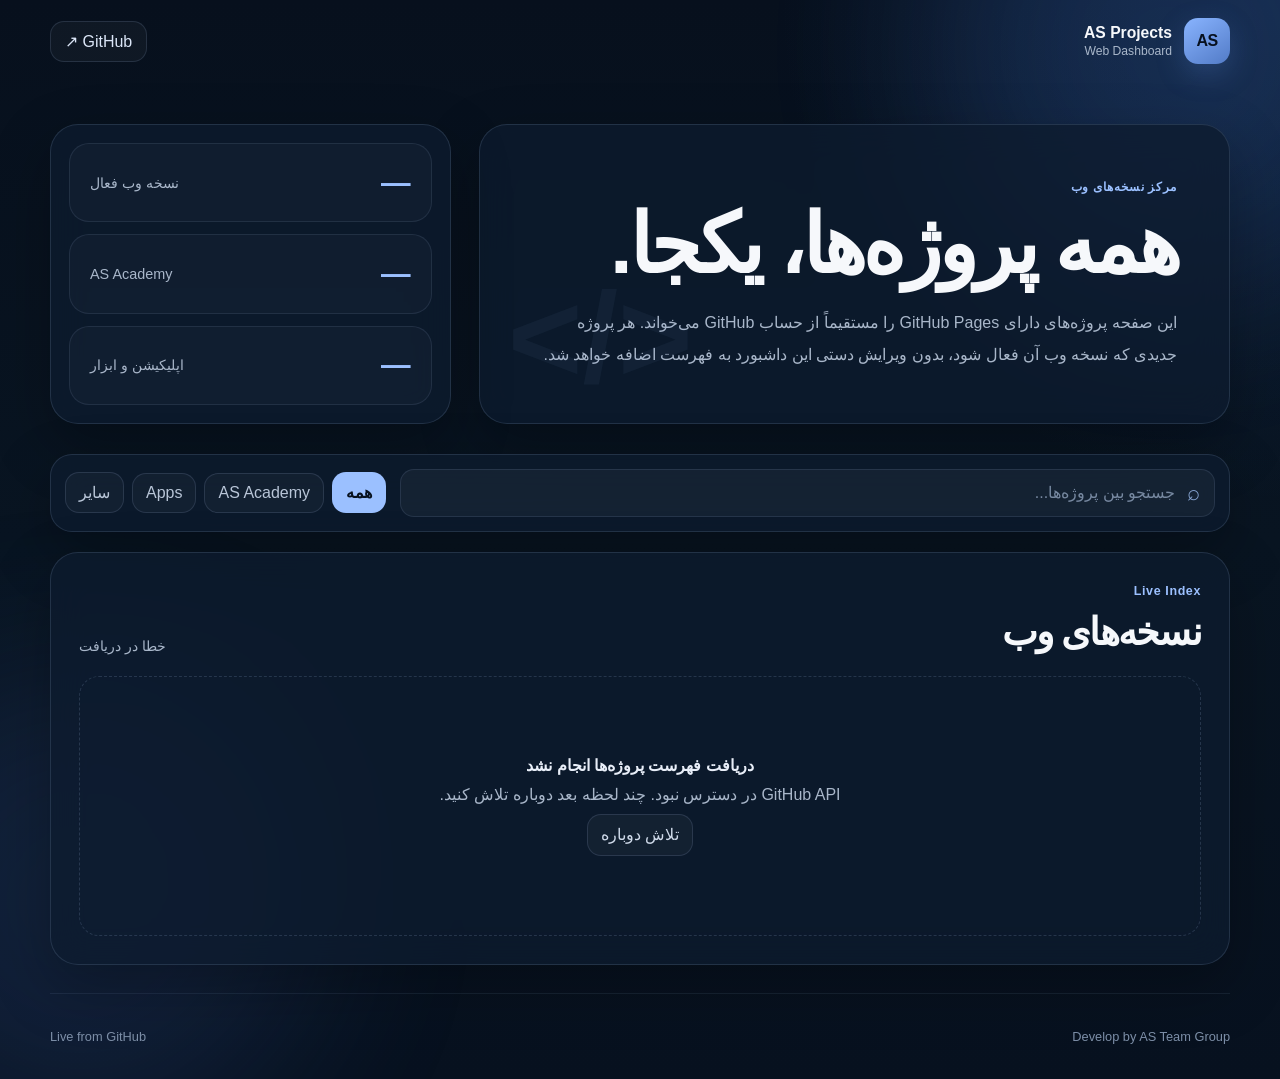
<file: index.html>
<!doctype html>
<html lang="fa" dir="rtl">
<head>
  <meta charset="utf-8">
  <meta name="viewport" content="width=device-width, initial-scale=1, viewport-fit=cover">
  <meta name="theme-color" content="#0b1020">
  <meta name="description" content="داشبورد مرکزی نسخه‌های وب پروژه‌های waxew روی GitHub Pages">
  <title>AS Projects | Web Dashboard</title>
  <link rel="manifest" href="./manifest.json">
  <link rel="stylesheet" href="./styles.css">
</head>
<body>
  <div class="ambient ambient-one" aria-hidden="true"></div>
  <div class="ambient ambient-two" aria-hidden="true"></div>

  <header class="site-header">
    <a class="brand" href="./" aria-label="AS Projects">
      <span class="brand-mark">AS</span>
      <span class="brand-copy">
        <strong>AS Projects</strong>
        <small>Web Dashboard</small>
      </span>
    </a>
    <a class="github-link" href="https://github.com/waxew" target="_blank" rel="noopener noreferrer">
      GitHub
      <span aria-hidden="true">↗</span>
    </a>
  </header>

  <main class="page-shell">
    <section class="hero" aria-labelledby="page-title">
      <div class="hero-copy">
        <span class="eyebrow">مرکز نسخه‌های وب</span>
        <h1 id="page-title">همه پروژه‌ها، یکجا.</h1>
        <p>
          این صفحه پروژه‌های دارای GitHub Pages را مستقیماً از حساب GitHub می‌خواند.
          هر پروژه جدیدی که نسخه وب آن فعال شود، بدون ویرایش دستی این داشبورد به فهرست اضافه خواهد شد.
        </p>
      </div>

      <div class="stats" aria-label="آمار پروژه‌ها">
        <article class="stat-card">
          <span id="onlineCount" class="stat-value">—</span>
          <span class="stat-label">نسخه وب فعال</span>
        </article>
        <article class="stat-card">
          <span id="academyCount" class="stat-value">—</span>
          <span class="stat-label">AS Academy</span>
        </article>
        <article class="stat-card">
          <span id="appCount" class="stat-value">—</span>
          <span class="stat-label">اپلیکیشن و ابزار</span>
        </article>
      </div>
    </section>

    <section class="toolbar" aria-label="جستجو و دسته‌بندی">
      <label class="search-box" for="searchInput">
        <span aria-hidden="true">⌕</span>
        <input id="searchInput" type="search" autocomplete="off" placeholder="جستجو بین پروژه‌ها...">
      </label>

      <div class="filters" role="group" aria-label="فیلتر پروژه‌ها">
        <button class="filter-chip is-active" type="button" data-filter="all">همه</button>
        <button class="filter-chip" type="button" data-filter="academy">AS Academy</button>
        <button class="filter-chip" type="button" data-filter="apps">Apps</button>
        <button class="filter-chip" type="button" data-filter="other">سایر</button>
      </div>
    </section>

    <section class="content-section" aria-live="polite">
      <div class="section-heading">
        <div>
          <span class="eyebrow">Live Index</span>
          <h2>نسخه‌های وب</h2>
        </div>
        <span id="resultCount" class="result-count">در حال دریافت…</span>
      </div>

      <div id="loadingState" class="state-panel">
        <div class="loader" aria-hidden="true"></div>
        <strong>در حال همگام‌سازی با GitHub</strong>
        <span>فهرست پروژه‌های دارای GitHub Pages دریافت می‌شود.</span>
      </div>

      <div id="errorState" class="state-panel is-hidden">
        <strong>دریافت فهرست پروژه‌ها انجام نشد</strong>
        <span id="errorMessage">اتصال به GitHub را بررسی کنید.</span>
        <button id="retryButton" class="secondary-button" type="button">تلاش دوباره</button>
      </div>

      <div id="emptyState" class="state-panel is-hidden">
        <strong>پروژه‌ای پیدا نشد</strong>
        <span>عبارت جستجو یا فیلتر انتخاب‌شده را تغییر دهید.</span>
      </div>

      <div id="projectGrid" class="project-grid is-hidden"></div>
    </section>
  </main>

  <footer class="site-footer">
    <span>Develop by AS Team Group</span>
    <span id="lastUpdated">Live from GitHub</span>
  </footer>

  <template id="projectCardTemplate">
    <article class="project-card">
      <div class="card-topline">
        <span class="category-badge"></span>
        <span class="status-badge"><i></i> Web Active</span>
      </div>
      <div class="project-icon" aria-hidden="true"></div>
      <div class="project-copy">
        <h3 class="project-title"></h3>
        <p class="project-description"></p>
      </div>
      <div class="project-meta">
        <span class="updated-at"></span>
      </div>
      <div class="project-actions">
        <a class="primary-button web-link" target="_blank" rel="noopener noreferrer">مشاهده نسخه وب <span aria-hidden="true">↗</span></a>
        <a class="secondary-button repo-link" target="_blank" rel="noopener noreferrer">GitHub</a>
      </div>
    </article>
  </template>

  <script src="./app.js" defer></script>
</body>
</html>
</file>
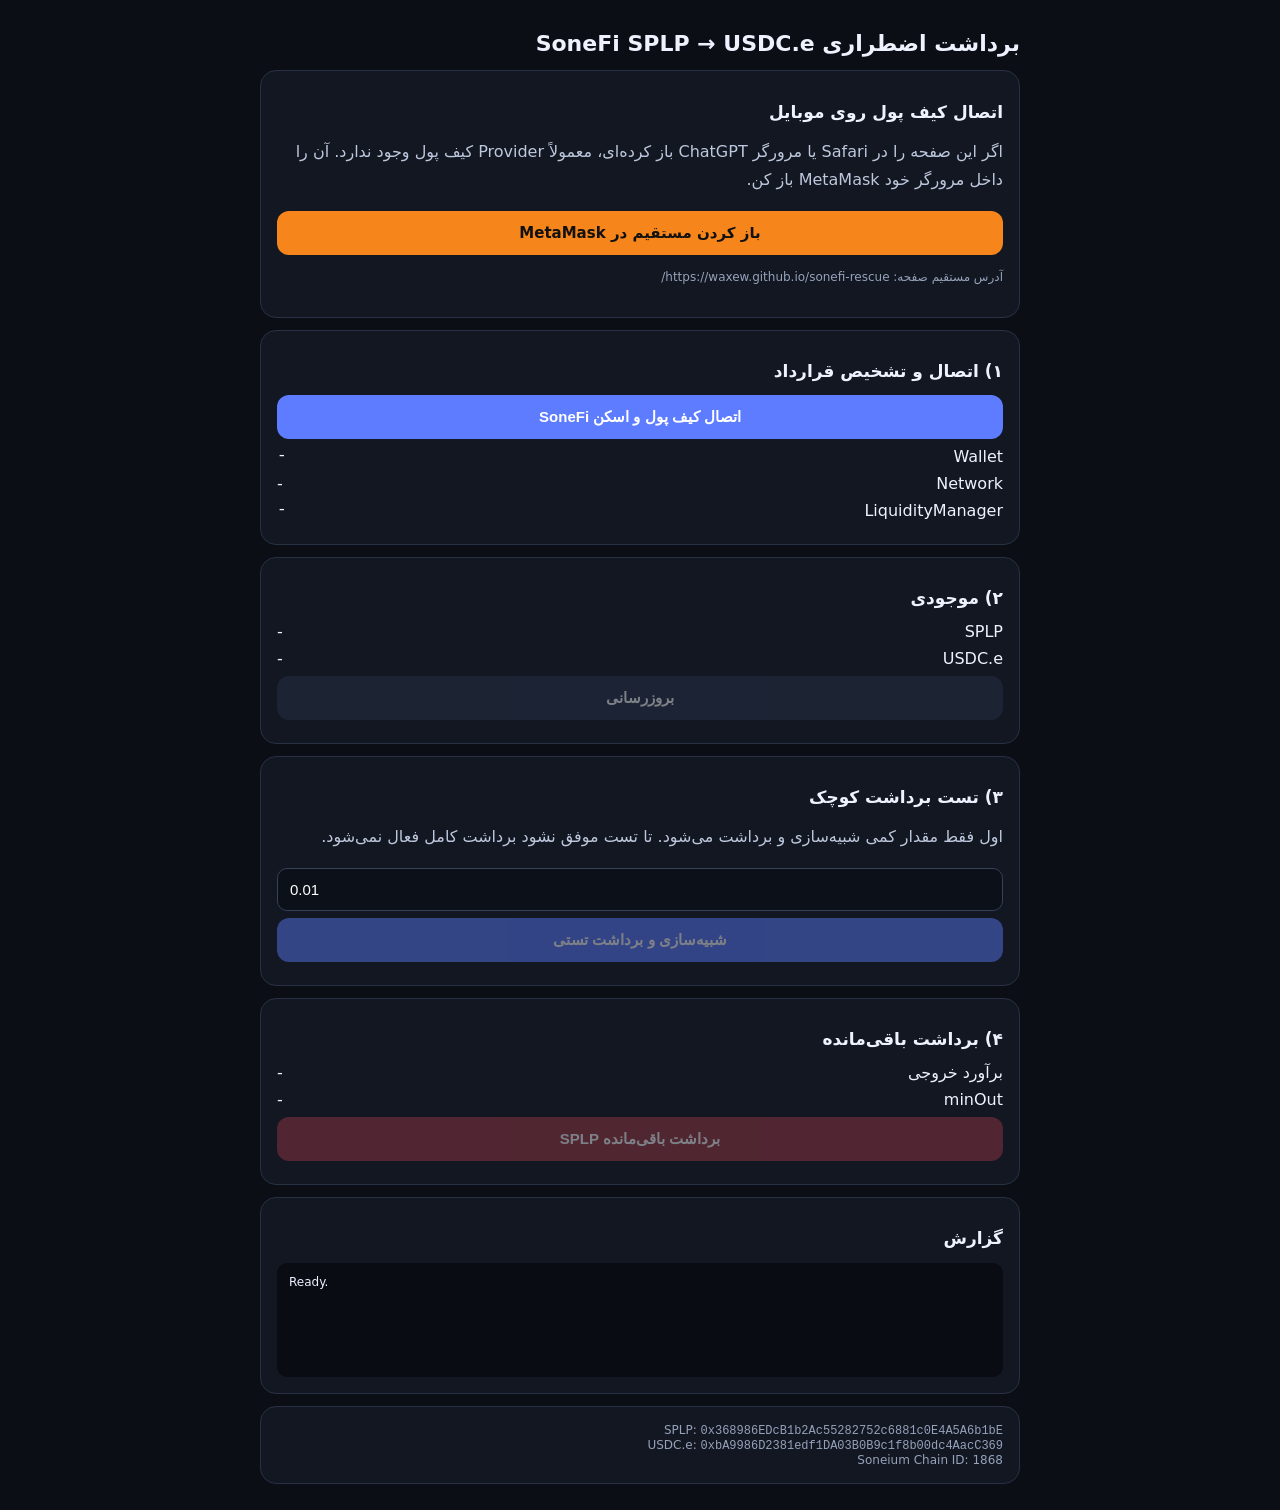
<file: sonefi-rescue/index.html>
<!doctype html>
<html lang="fa" dir="rtl">
<head>
<meta charset="utf-8"><meta name="viewport" content="width=device-width,initial-scale=1,viewport-fit=cover">
<title>SoneFi SPLP Rescue</title>
<style>
:root{font-family:system-ui,-apple-system,"Segoe UI",Tahoma,sans-serif;color-scheme:dark}body{margin:0;background:#0b0e14;color:#eef2ff}.wrap{max-width:760px;margin:auto;padding:16px}.card{background:#121722;border:1px solid #283044;border-radius:16px;padding:16px;margin:12px 0}h1{font-size:22px}h2{font-size:17px}p{line-height:1.8;color:#bec8dd}.row{display:flex;justify-content:space-between;gap:10px;margin:8px 0}.mono{font-family:ui-monospace,monospace;direction:ltr;text-align:left;word-break:break-all}.ok{color:#78e6a0}.bad{color:#ff8f8f}.warn{color:#ffd479}.small{font-size:12px;color:#95a2ba}button,a.wallet{box-sizing:border-box;width:100%;display:block;border:0;border-radius:12px;padding:13px 14px;font-weight:700;font-size:15px;margin:7px 0;background:#5d7cff;color:#fff;text-align:center;text-decoration:none}a.wallet{background:#f6851b;color:#111}button.danger{background:#9d3945}button.secondary{background:#28334a}button:disabled{opacity:.45}input{width:100%;box-sizing:border-box;background:#0b1019;border:1px solid #35405a;color:#fff;border-radius:10px;padding:12px;font-size:15px;direction:ltr}.log{white-space:pre-wrap;background:#090c12;border-radius:10px;padding:12px;min-height:90px;font-size:12px;direction:ltr;text-align:left;overflow:auto;max-height:300px}
</style></head><body><div class="wrap">
<h1>برداشت اضطراری SoneFi SPLP → USDC.e</h1>
<div class="card" id="mobileHelp"><h2>اتصال کیف پول روی موبایل</h2><p>اگر این صفحه را در Safari یا مرورگر ChatGPT باز کرده‌ای، معمولاً Provider کیف پول وجود ندارد. آن را داخل مرورگر خود MetaMask باز کن.</p><a class="wallet" href="https://metamask.app.link/dapp/waxew.github.io/sonefi-rescue/">باز کردن مستقیم در MetaMask</a><p class="small">آدرس مستقیم صفحه: https://waxew.github.io/sonefi-rescue/</p></div>
<div class="card"><h2>۱) اتصال و تشخیص قرارداد</h2><button id="connect">اتصال کیف پول و اسکن SoneFi</button><div class="row"><span>Wallet</span><span id="wallet" class="mono">-</span></div><div class="row"><span>Network</span><span id="network">-</span></div><div class="row"><span>LiquidityManager</span><span id="manager" class="mono">-</span></div></div>
<div class="card"><h2>۲) موجودی</h2><div class="row"><span>SPLP</span><span id="splpBal">-</span></div><div class="row"><span>USDC.e</span><span id="usdcBal">-</span></div><button id="refresh" class="secondary" disabled>بروزرسانی</button></div>
<div class="card"><h2>۳) تست برداشت کوچک</h2><p>اول فقط مقدار کمی شبیه‌سازی و برداشت می‌شود. تا تست موفق نشود برداشت کامل فعال نمی‌شود.</p><input id="testAmount" value="0.01"><button id="testBtn" disabled>شبیه‌سازی و برداشت تستی</button><div id="testResult"></div></div>
<div class="card"><h2>۴) برداشت باقی‌مانده</h2><div class="row"><span>برآورد خروجی</span><span id="expected">-</span></div><div class="row"><span>minOut</span><span id="minOutShow">-</span></div><button id="allBtn" class="danger" disabled>برداشت باقی‌مانده SPLP</button></div>
<div class="card"><h2>گزارش</h2><div id="log" class="log">Ready.</div></div>
<div class="card small">SPLP: <span class="mono">0x368986EDcB1b2Ac55282752c6881c0E4A5A6b1bE</span><br>USDC.e: <span class="mono">0xbA9986D2381edf1DA03B0B9c1f8b00dc4AacC369</span><br>Soneium Chain ID: 1868</div>
</div><script>
'use strict';
const SPLP='0x368986EDcB1b2Ac55282752c6881c0E4A5A6b1bE',USDC='0xbA9986D2381edf1DA03B0B9c1f8b00dc4AacC369',CHAIN_HEX='0x74c',REMOVE_SEL='2388dac1',ADD_SEL='91c98a2a';
const CANDIDATES=['0x4e26b776B5bE25F2A8454e9Bd2C1D5146e15aBCA','0x5ED8Ec213361d2418151320b52a0c8FB06B9625A','0xd8adD3010766f0fff45b838efAfA1ADAF126d2D0','0xfD17439ACD9A870bD8dce12eE79D276dba217E08','0x7155a68969147f8f25c5Fa77d118f4f915ebB368','0x6c638234f0323CD7A50138044cA469a614e0DfB5','0x82d2d0aAE77967d42ACf4F30B53e2de0055338De','0xeCef53F5024Dc8A0cCf0766C6775081e27448425','0x384FbEa21A74752B61362ebbaFef2360D50ac80D','0x972b7cC6b1d9F2445e7dB39e8cA0b2C8509701E6','0x8885bAB4C8EF84499D36F84415B297A0e7f3a9A7','0x2966CBd943dD1e838a217c40fff37CA589Fd55d9','0xF906E8c324Ea4129DFF715723D4010eBAB34d6d0','0xc2df27eB950f92A4F0C7b9CA9A06b3175d58c97F','0x4b4456A92797f4e0E1D7E86dcF19eAb45d2D33Af','0x3C8AbB1f02dD4d3740E8e8391997747D6cAd53f5','0x0e7f4557f1ed1f60a7ee733221404fa980843864','0x12f23f0a11274db39d761559df9779ac0c6ff023','0x325a720f35f4b3dd9ab0a484ff27a8533f5fe992','0x719cc7a104d2c7e3ba7963b99aafb77a0557d142','0x8e27e805ba3b0f2e140f2deccf4b12ba26fb1502','0x996c2ca2f15de7b5c527006553660b1592ad9a75','0x9fcdb9924c9100bd3a8ddf58ef91b51e7fbae89a','0x9ff895eb1a6d111cba64431b55b74b6a2a0b2072','0xcdb470b754dc4eaf6ff9d3fd2a904a4d6957f866','0xd90e9f6a2d4f1dea5b883a60da677a7eba31a78e','0xf46c9f65e6307b67f9b26b2b24100c4174310150'];
let account=null,manager=null,splpDecimals=18,splpRaw=0n,usdcRaw=0n,testSpent=0n,testReceived=0n;const $=id=>document.getElementById(id);function log(s){$('log').textContent+='\n'+s;$('log').scrollTop=$('log').scrollHeight}function cleanHex(x){return(x||'0x').replace(/^0x/,'')}function pad64(h){return h.replace(/^0x/,'').padStart(64,'0')}function encAddr(a){return pad64(a.toLowerCase().replace(/^0x/,''))}function encUint(n){return BigInt(n).toString(16).padStart(64,'0')}function parseUnits(v,d){v=String(v).trim();if(!/^\d+(\.\d+)?$/.test(v))throw Error('عدد نامعتبر');let[a,b='']=v.split('.');if(b.length>d)throw Error('اعشار زیاد است');b=b.padEnd(d,'0');return BigInt(a)*10n**BigInt(d)+BigInt(b||'0')}function formatUnits(n,d,max=8){n=BigInt(n);const base=10n**BigInt(d),a=n/base;let b=(n%base).toString().padStart(d,'0').slice(0,max).replace(/0+$/,'');return b?`${a}.${b}`:`${a}`}async function rpc(method,params=[]){return ethereum.request({method,params})}
async function switchChain(){try{await rpc('wallet_switchEthereumChain',[{chainId:CHAIN_HEX}])}catch(e){if(e.code===4902||String(e.message||'').includes('Unrecognized'))await rpc('wallet_addEthereumChain',[{chainId:CHAIN_HEX,chainName:'Soneium',nativeCurrency:{name:'Ether',symbol:'ETH',decimals:18},rpcUrls:['https://rpc.soneium.org/'],blockExplorerUrls:['https://soneium.blockscout.com/']}]);else throw e}}
async function call(to,data){return rpc('eth_call',[{to,data},'latest'])}async function erc20Decimals(t){return Number(BigInt(await call(t,'0x313ce567')))}async function erc20Balance(t,w){return BigInt(await call(t,'0x70a08231'+encAddr(w)))}async function refresh(){splpDecimals=await erc20Decimals(SPLP).catch(()=>18);splpRaw=await erc20Balance(SPLP,account);usdcRaw=await erc20Balance(USDC,account);$('splpBal').textContent=formatUnits(splpRaw,splpDecimals,10)+' SPLP';$('usdcBal').textContent=formatUnits(usdcRaw,6,6)+' USDC.e'}
async function implementationCode(addr,code){const c=cleanHex(code).toLowerCase();if(c.includes(REMOVE_SEL)&&c.includes(ADD_SEL))return true;try{const slot='0x360894a13ba1a3210667c828492db98dca3e2076cc3735a920a3ca505d382bbc',st=await rpc('eth_getStorageAt',[addr,slot,'latest']),h=cleanHex(st),impl='0x'+h.slice(-40);if(!/^0x0{40}$/i.test(impl)){const ic=cleanHex(await rpc('eth_getCode',[impl,'latest'])).toLowerCase();if(ic.includes(REMOVE_SEL)&&ic.includes(ADD_SEL))return true}}catch(e){}return false}
async function detectManager(){log('Scanning SoneFi contracts...');const hits=[];for(const a of CANDIDATES){try{const code=await rpc('eth_getCode',[a,'latest']);if(code&&code!=='0x'&&await implementationCode(a,code)){hits.push(a);log('MATCH '+a)}}catch(e){}}if(hits.length!==1)throw Error(hits.length?'چند LiquidityManager پیدا شد: '+hits.join(', '):'LiquidityManager پیدا نشد');return hits[0]}
function removeData(lp,min){return'0x'+REMOVE_SEL+encAddr(SPLP)+encAddr(USDC)+encUint(lp)+encUint(min)+encAddr(account)}async function sendRemove(lp,min,label){if(lp<=0n||lp>splpRaw)throw Error('مقدار SPLP نامعتبر است');const tx={from:account,to:manager,data:removeData(lp,min),value:'0x0'};log(label+': simulate...');const gas=await rpc('eth_estimateGas',[tx]);log('Simulation OK. gas='+BigInt(gas));tx.gas='0x'+((BigInt(gas)*120n)/100n).toString(16);const hash=await rpc('eth_sendTransaction',[tx]);log('TX '+hash);for(let i=0;i<90;i++){await new Promise(r=>setTimeout(r,2000));const rc=await rpc('eth_getTransactionReceipt',[hash]);if(rc){if(BigInt(rc.status||'0x0')!==1n)throw Error('TX failed '+hash);return hash}}throw Error('TX timeout '+hash)}
$('connect').onclick=async()=>{try{if(!window.ethereum){$('log').textContent='No injected wallet provider. Open this page inside MetaMask Mobile.';location.href='https://metamask.app.link/dapp/waxew.github.io/sonefi-rescue/';return}await switchChain();const a=await rpc('eth_requestAccounts');if(!a.length)throw Error('کیف پول متصل نشد');account=a[0];$('wallet').textContent=account;$('network').innerHTML='<span class="ok">Soneium (1868)</span>';manager=await detectManager();$('manager').innerHTML='<span class="ok mono">'+manager+'</span>';await refresh();$('refresh').disabled=false;$('testBtn').disabled=false;const onePct=splpRaw/100n,maxTest=10n**BigInt(splpDecimals)/10n;let t=onePct<maxTest?onePct:maxTest;if(t<=0n)t=splpRaw;$('testAmount').value=formatUnits(t,splpDecimals,10)}catch(e){log('ERROR '+(e.message||e));alert(e.message||e)}};
$('refresh').onclick=()=>refresh().catch(e=>log('ERROR '+e.message));$('testBtn').onclick=async()=>{try{$('testBtn').disabled=true;await refresh();testSpent=parseUnits($('testAmount').value,splpDecimals);if(testSpent<=0n||testSpent>splpRaw)throw Error('مقدار تست نامعتبر');const before=usdcRaw;await sendRemove(testSpent,1n,'TEST');await refresh();testReceived=usdcRaw-before;if(testReceived<=0n)throw Error('USDC.e دریافت نشد؛ برداشت کامل نکن');$('testResult').innerHTML='<p class="ok">تست موفق: '+formatUnits(testSpent,splpDecimals,10)+' SPLP → '+formatUnits(testReceived,6,6)+' USDC.e</p>';const remain=splpRaw;if(remain<=0n)return;const expected=(remain*testReceived)/testSpent,min=expected*90n/100n;$('expected').textContent=formatUnits(expected,6,6)+' USDC.e';$('minOutShow').textContent=formatUnits(min,6,6)+' USDC.e';$('allBtn').dataset.min=min.toString();$('allBtn').disabled=false}catch(e){log('ERROR '+(e.message||e));alert('تست انجام نشد: '+(e.message||e));$('testBtn').disabled=false}};
$('allBtn').onclick=async()=>{try{$('allBtn').disabled=true;await refresh();if(splpRaw<=0n)throw Error('SPLP باقی نمانده');const min=BigInt($('allBtn').dataset.min||'1');if(!confirm('برداشت باقی‌مانده SPLP؟\nminOut='+formatUnits(min,6,6)+' USDC.e')){$('allBtn').disabled=false;return}await sendRemove(splpRaw,min,'FULL');await refresh();alert('برداشت تایید شد. USDC.e='+formatUnits(usdcRaw,6,6))}catch(e){log('ERROR '+(e.message||e));alert('برداشت کامل انجام نشد: '+(e.message||e));$('allBtn').disabled=false}};
</script></body></html>
</file>
<file: styles.css>
:root {
  --bg: #07111f;
  --bg-soft: #0c1728;
  --panel: rgba(14, 28, 47, 0.78);
  --panel-strong: rgba(18, 35, 58, 0.94);
  --border: rgba(153, 181, 219, 0.16);
  --text: #f6f8fb;
  --muted: #a9b7ca;
  --accent: #73a7ff;
  --accent-strong: #9bc0ff;
  --green: #61d899;
  --shadow: 0 22px 60px rgba(0, 0, 0, 0.28);
  --radius-xl: 28px;
  --radius-lg: 22px;
  --radius-md: 16px;
}

* {
  box-sizing: border-box;
}

html {
  scroll-behavior: smooth;
}

body {
  margin: 0;
  min-height: 100vh;
  font-family: ui-sans-serif, -apple-system, BlinkMacSystemFont, "Segoe UI", Tahoma, Arial, sans-serif;
  background:
    radial-gradient(circle at top right, rgba(55, 108, 186, 0.18), transparent 30%),
    linear-gradient(180deg, #07101d 0%, #091522 50%, #07111f 100%);
  color: var(--text);
  overflow-x: hidden;
}

a {
  color: inherit;
  text-decoration: none;
}

button,
input {
  font: inherit;
}

button {
  color: inherit;
}

.ambient {
  position: fixed;
  width: 30rem;
  height: 30rem;
  border-radius: 999px;
  filter: blur(90px);
  opacity: 0.14;
  pointer-events: none;
  z-index: -1;
}

.ambient-one {
  top: -12rem;
  right: -8rem;
  background: #4c8dff;
}

.ambient-two {
  bottom: -15rem;
  left: -10rem;
  background: #4f7bd5;
}

.site-header,
.page-shell,
.site-footer {
  width: min(1180px, calc(100% - 32px));
  margin-inline: auto;
}

.site-header {
  min-height: 82px;
  display: flex;
  align-items: center;
  justify-content: space-between;
  gap: 18px;
}

.brand {
  display: inline-flex;
  align-items: center;
  gap: 12px;
}

.brand-mark {
  width: 46px;
  height: 46px;
  border-radius: 14px;
  display: grid;
  place-items: center;
  font-weight: 900;
  letter-spacing: -0.04em;
  background: linear-gradient(145deg, #89b4ff, #527bc7);
  color: #07111f;
  box-shadow: 0 10px 28px rgba(89, 136, 213, 0.26);
}

.brand-copy {
  display: grid;
  gap: 2px;
}

.brand-copy strong {
  font-size: 0.98rem;
}

.brand-copy small {
  color: var(--muted);
  font-size: 0.76rem;
}

.github-link,
.primary-button,
.secondary-button,
.filter-chip {
  border: 1px solid var(--border);
  border-radius: 14px;
  transition: 160ms ease;
}

.github-link {
  padding: 10px 14px;
  background: rgba(255, 255, 255, 0.035);
  color: #dbe6f7;
}

.github-link:hover,
.secondary-button:hover,
.filter-chip:hover {
  background: rgba(255, 255, 255, 0.07);
  border-color: rgba(153, 181, 219, 0.28);
}

.page-shell {
  padding: 42px 0 28px;
}

.hero {
  display: grid;
  grid-template-columns: minmax(0, 1.5fr) minmax(310px, 0.8fr);
  gap: 28px;
  align-items: stretch;
  margin-bottom: 30px;
}

.hero-copy,
.stats,
.toolbar,
.content-section {
  border: 1px solid var(--border);
  background: var(--panel);
  box-shadow: var(--shadow);
  backdrop-filter: blur(18px);
  -webkit-backdrop-filter: blur(18px);
}

.hero-copy {
  border-radius: var(--radius-xl);
  padding: clamp(28px, 5vw, 52px);
  position: relative;
  overflow: hidden;
}

.hero-copy::after {
  content: "</>";
  position: absolute;
  left: 28px;
  bottom: 12px;
  font-size: clamp(4rem, 10vw, 8rem);
  font-weight: 900;
  color: rgba(139, 178, 245, 0.055);
  direction: ltr;
}

.eyebrow {
  color: var(--accent-strong);
  font-size: 0.78rem;
  font-weight: 800;
  letter-spacing: 0.05em;
}

.hero h1,
.section-heading h2 {
  margin: 10px 0 0;
  letter-spacing: -0.045em;
}

.hero h1 {
  font-size: clamp(2.35rem, 7vw, 5.1rem);
  line-height: 0.98;
}

.hero p {
  max-width: 720px;
  margin: 22px 0 0;
  color: var(--muted);
  line-height: 2;
  font-size: 1rem;
}

.stats {
  border-radius: var(--radius-xl);
  padding: 18px;
  display: grid;
  gap: 12px;
}

.stat-card {
  border: 1px solid rgba(153, 181, 219, 0.12);
  border-radius: 20px;
  background: rgba(255, 255, 255, 0.025);
  display: flex;
  align-items: center;
  justify-content: space-between;
  gap: 16px;
  padding: 20px;
}

.stat-value {
  font-size: 1.85rem;
  font-weight: 900;
  color: var(--accent-strong);
}

.stat-label {
  color: var(--muted);
  font-size: 0.9rem;
}

.toolbar {
  border-radius: var(--radius-lg);
  padding: 14px;
  display: flex;
  align-items: center;
  gap: 14px;
  margin-bottom: 20px;
}

.search-box {
  flex: 1;
  min-width: 220px;
  display: flex;
  align-items: center;
  gap: 10px;
  background: rgba(255, 255, 255, 0.04);
  border: 1px solid rgba(153, 181, 219, 0.13);
  border-radius: 14px;
  padding: 0 14px;
}

.search-box span {
  color: #88a7d4;
  font-size: 1.35rem;
}

.search-box input {
  width: 100%;
  height: 46px;
  border: 0;
  outline: 0;
  background: transparent;
  color: var(--text);
}

.search-box input::placeholder {
  color: #7789a1;
}

.filters {
  display: flex;
  align-items: center;
  gap: 8px;
  flex-wrap: wrap;
}

.filter-chip {
  cursor: pointer;
  padding: 10px 13px;
  background: rgba(255, 255, 255, 0.03);
  color: #b9c6d8;
}

.filter-chip.is-active {
  color: #07111f;
  background: var(--accent-strong);
  border-color: transparent;
  font-weight: 800;
}

.content-section {
  border-radius: var(--radius-xl);
  padding: clamp(18px, 3vw, 28px);
}

.section-heading {
  display: flex;
  justify-content: space-between;
  gap: 16px;
  align-items: end;
  margin-bottom: 22px;
}

.section-heading h2 {
  font-size: clamp(1.6rem, 4vw, 2.4rem);
}

.result-count {
  color: var(--muted);
  font-size: 0.85rem;
}

.project-grid {
  display: grid;
  grid-template-columns: repeat(3, minmax(0, 1fr));
  gap: 16px;
}

.project-card {
  min-width: 0;
  display: flex;
  flex-direction: column;
  gap: 16px;
  border: 1px solid rgba(153, 181, 219, 0.14);
  border-radius: 22px;
  padding: 18px;
  background:
    linear-gradient(180deg, rgba(255, 255, 255, 0.035), rgba(255, 255, 255, 0.018));
  transition: transform 160ms ease, border-color 160ms ease, background 160ms ease;
}

.project-card:hover {
  transform: translateY(-3px);
  border-color: rgba(138, 180, 246, 0.32);
  background: linear-gradient(180deg, rgba(255, 255, 255, 0.05), rgba(255, 255, 255, 0.024));
}

.card-topline,
.project-meta,
.project-actions {
  display: flex;
  align-items: center;
}

.card-topline {
  justify-content: space-between;
  gap: 10px;
}

.category-badge,
.status-badge {
  display: inline-flex;
  align-items: center;
  gap: 7px;
  border-radius: 999px;
  padding: 7px 9px;
  font-size: 0.7rem;
  font-weight: 800;
}

.category-badge {
  background: rgba(116, 167, 255, 0.09);
  color: #9bc0ff;
}

.status-badge {
  color: #8ce4b4;
  background: rgba(97, 216, 153, 0.075);
}

.status-badge i {
  width: 7px;
  height: 7px;
  border-radius: 50%;
  background: var(--green);
  box-shadow: 0 0 14px rgba(97, 216, 153, 0.7);
}

.project-icon {
  width: 54px;
  height: 54px;
  border-radius: 16px;
  display: grid;
  place-items: center;
  background: linear-gradient(145deg, rgba(139, 179, 247, 0.18), rgba(139, 179, 247, 0.06));
  border: 1px solid rgba(139, 179, 247, 0.16);
  color: #a9c8ff;
  font-size: 1.15rem;
  font-weight: 900;
  direction: ltr;
}

.project-copy {
  min-height: 104px;
}

.project-title {
  margin: 0 0 10px;
  font-size: 1.05rem;
  direction: ltr;
  text-align: right;
  overflow-wrap: anywhere;
}

.project-description {
  margin: 0;
  color: var(--muted);
  font-size: 0.85rem;
  line-height: 1.8;
  display: -webkit-box;
  -webkit-box-orient: vertical;
  -webkit-line-clamp: 3;
  overflow: hidden;
}

.project-meta {
  min-height: 24px;
  color: #778ba6;
  font-size: 0.75rem;
}

.project-actions {
  margin-top: auto;
  gap: 9px;
}

.primary-button,
.secondary-button {
  min-height: 42px;
  display: inline-flex;
  align-items: center;
  justify-content: center;
  gap: 7px;
  padding: 0 13px;
  cursor: pointer;
}

.primary-button {
  flex: 1;
  border-color: transparent;
  background: linear-gradient(135deg, #8bb5ff, #6995df);
  color: #07111f;
  font-weight: 900;
}

.primary-button:hover {
  filter: brightness(1.05);
  transform: translateY(-1px);
}

.secondary-button {
  background: rgba(255, 255, 255, 0.035);
  color: #d0dbea;
}

.state-panel {
  min-height: 260px;
  display: grid;
  place-items: center;
  align-content: center;
  gap: 10px;
  text-align: center;
  border: 1px dashed rgba(153, 181, 219, 0.18);
  border-radius: 20px;
  color: var(--muted);
  padding: 30px;
}

.state-panel strong {
  color: #e8eef8;
}

.loader {
  width: 34px;
  height: 34px;
  border: 3px solid rgba(155, 192, 255, 0.16);
  border-top-color: #9bc0ff;
  border-radius: 50%;
  animation: spin 0.85s linear infinite;
  margin-bottom: 4px;
}

@keyframes spin {
  to { transform: rotate(360deg); }
}

.is-hidden {
  display: none !important;
}

.site-footer {
  min-height: 86px;
  display: flex;
  align-items: center;
  justify-content: space-between;
  gap: 14px;
  color: #7e90a9;
  font-size: 0.8rem;
  border-top: 1px solid rgba(153, 181, 219, 0.1);
}

@media (max-width: 900px) {
  .hero {
    grid-template-columns: 1fr;
  }

  .stats {
    grid-template-columns: repeat(3, 1fr);
  }

  .stat-card {
    display: grid;
    justify-items: start;
  }

  .toolbar {
    align-items: stretch;
    flex-direction: column;
  }

  .project-grid {
    grid-template-columns: repeat(2, minmax(0, 1fr));
  }
}

@media (max-width: 620px) {
  .site-header,
  .page-shell,
  .site-footer {
    width: min(100% - 20px, 1180px);
  }

  .site-header {
    min-height: 72px;
  }

  .brand-copy small {
    display: none;
  }

  .page-shell {
    padding-top: 20px;
  }

  .hero-copy,
  .content-section {
    border-radius: 22px;
  }

  .stats {
    grid-template-columns: 1fr;
  }

  .stat-card {
    display: flex;
  }

  .filters {
    display: grid;
    grid-template-columns: repeat(2, 1fr);
  }

  .filter-chip {
    width: 100%;
  }

  .section-heading {
    align-items: start;
    flex-direction: column;
  }

  .project-grid {
    grid-template-columns: 1fr;
  }

  .project-copy {
    min-height: 0;
  }

  .site-footer {
    padding: 20px 0;
    align-items: flex-start;
    flex-direction: column;
  }
}
</file>
